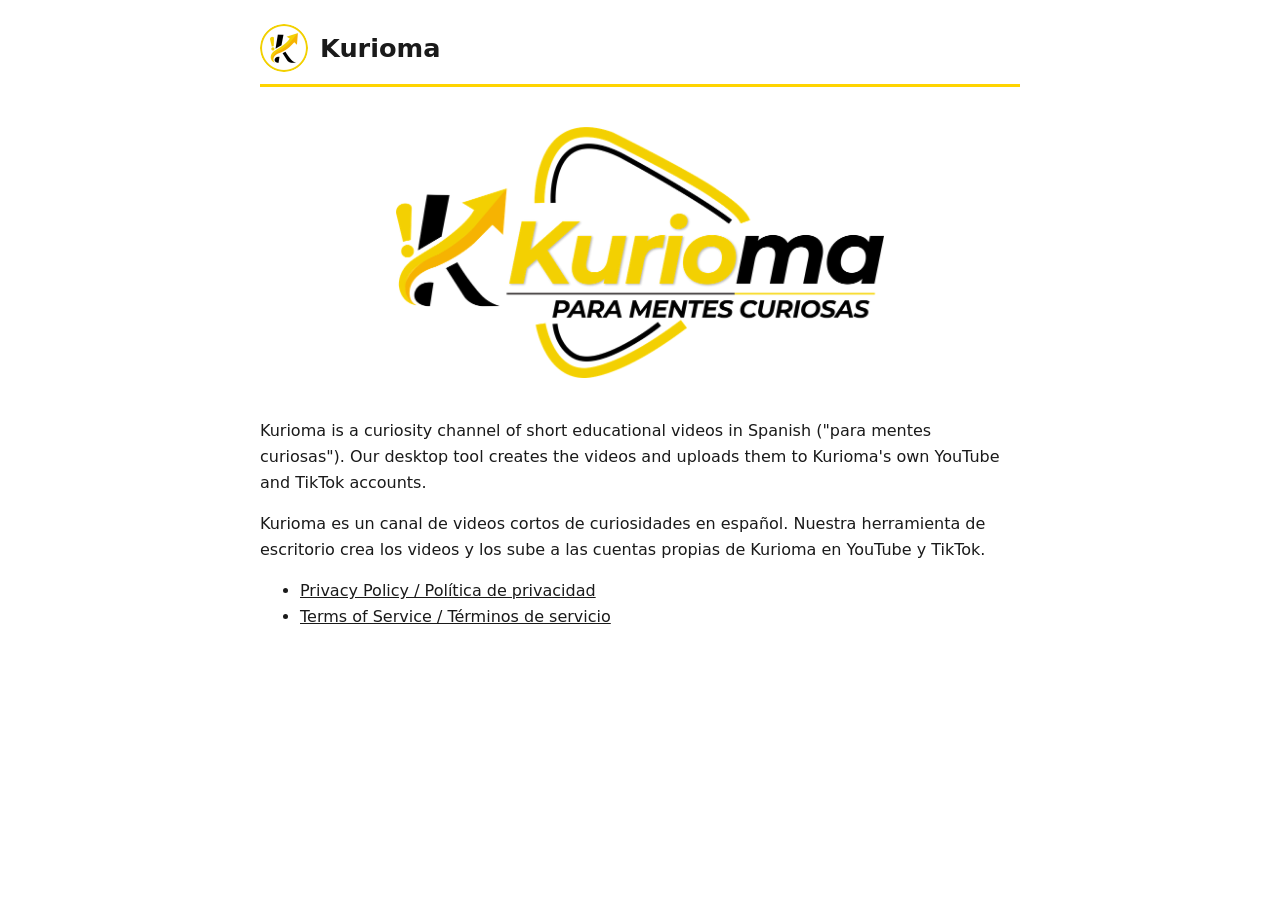
<file: index.html>
<!doctype html><html lang="en"><head><meta charset="utf-8"><meta name="viewport" content="width=device-width,initial-scale=1"><title>Kurioma</title><link rel="stylesheet" href="style.css"></head><body>
<header><img src="logo.png" alt="Kurioma"><h1>Kurioma</h1></header>
<img class="hero" src="kurioma_logo.png" alt="Kurioma · Para mentes curiosas">
<p>Kurioma is a curiosity channel of short educational videos in Spanish ("para mentes curiosas"). Our desktop tool creates the videos and uploads them to Kurioma's own YouTube and TikTok accounts.</p>
<p>Kurioma es un canal de videos cortos de curiosidades en español. Nuestra herramienta de escritorio crea los videos y los sube a las cuentas propias de Kurioma en YouTube y TikTok.</p>
<ul><li><a href="privacy.html">Privacy Policy / Política de privacidad</a></li><li><a href="terms.html">Terms of Service / Términos de servicio</a></li></ul>
</body></html>
</file>
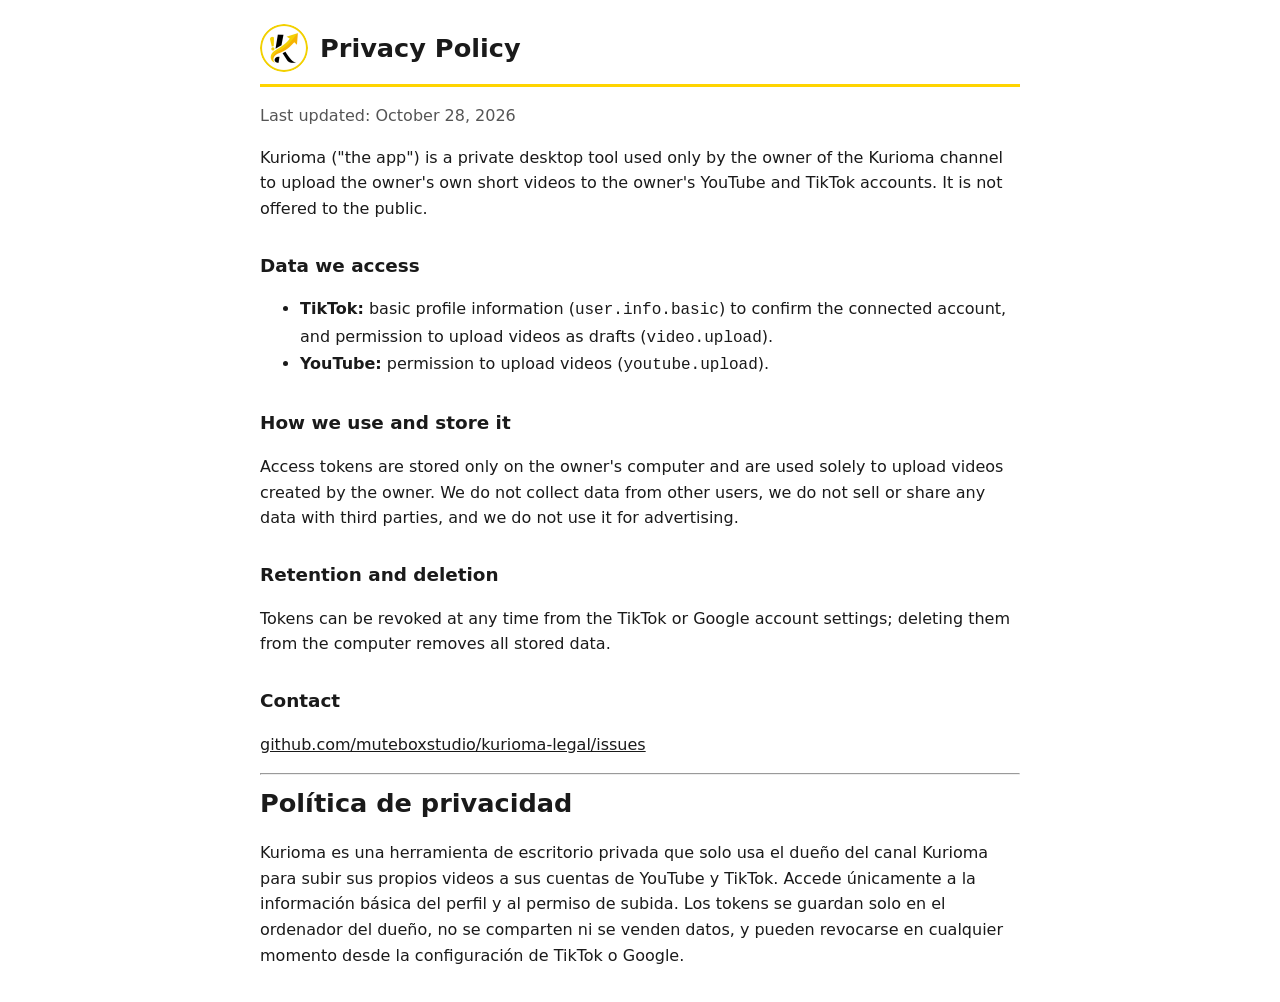
<file: privacy.html>
<!doctype html><html lang="en"><head><meta charset="utf-8"><meta name="viewport" content="width=device-width,initial-scale=1"><title>Kurioma Privacy Policy</title><link rel="stylesheet" href="style.css"></head><body>
<header><img src="logo.png" alt="Kurioma"><h1>Privacy Policy</h1></header>
<p class="muted">Last updated: October 28, 2026</p>
<p>Kurioma ("the app") is a private desktop tool used only by the owner of the Kurioma channel to upload the owner's own short videos to the owner's YouTube and TikTok accounts. It is not offered to the public.</p>
<h2>Data we access</h2>
<ul><li><strong>TikTok:</strong> basic profile information (<code>user.info.basic</code>) to confirm the connected account, and permission to upload videos as drafts (<code>video.upload</code>).</li>
<li><strong>YouTube:</strong> permission to upload videos (<code>youtube.upload</code>).</li></ul>
<h2>How we use and store it</h2>
<p>Access tokens are stored only on the owner's computer and are used solely to upload videos created by the owner. We do not collect data from other users, we do not sell or share any data with third parties, and we do not use it for advertising.</p>
<h2>Retention and deletion</h2>
<p>Tokens can be revoked at any time from the TikTok or Google account settings; deleting them from the computer removes all stored data.</p>
<h2>Contact</h2>
<p><a href="https://github.com/muteboxstudio/kurioma-legal/issues">github.com/muteboxstudio/kurioma-legal/issues</a></p>
<hr>
<h1>Política de privacidad</h1>
<p>Kurioma es una herramienta de escritorio privada que solo usa el dueño del canal Kurioma para subir sus propios videos a sus cuentas de YouTube y TikTok. Accede únicamente a la información básica del perfil y al permiso de subida. Los tokens se guardan solo en el ordenador del dueño, no se comparten ni se venden datos, y pueden revocarse en cualquier momento desde la configuración de TikTok o Google.</p>
</body></html>
</file>
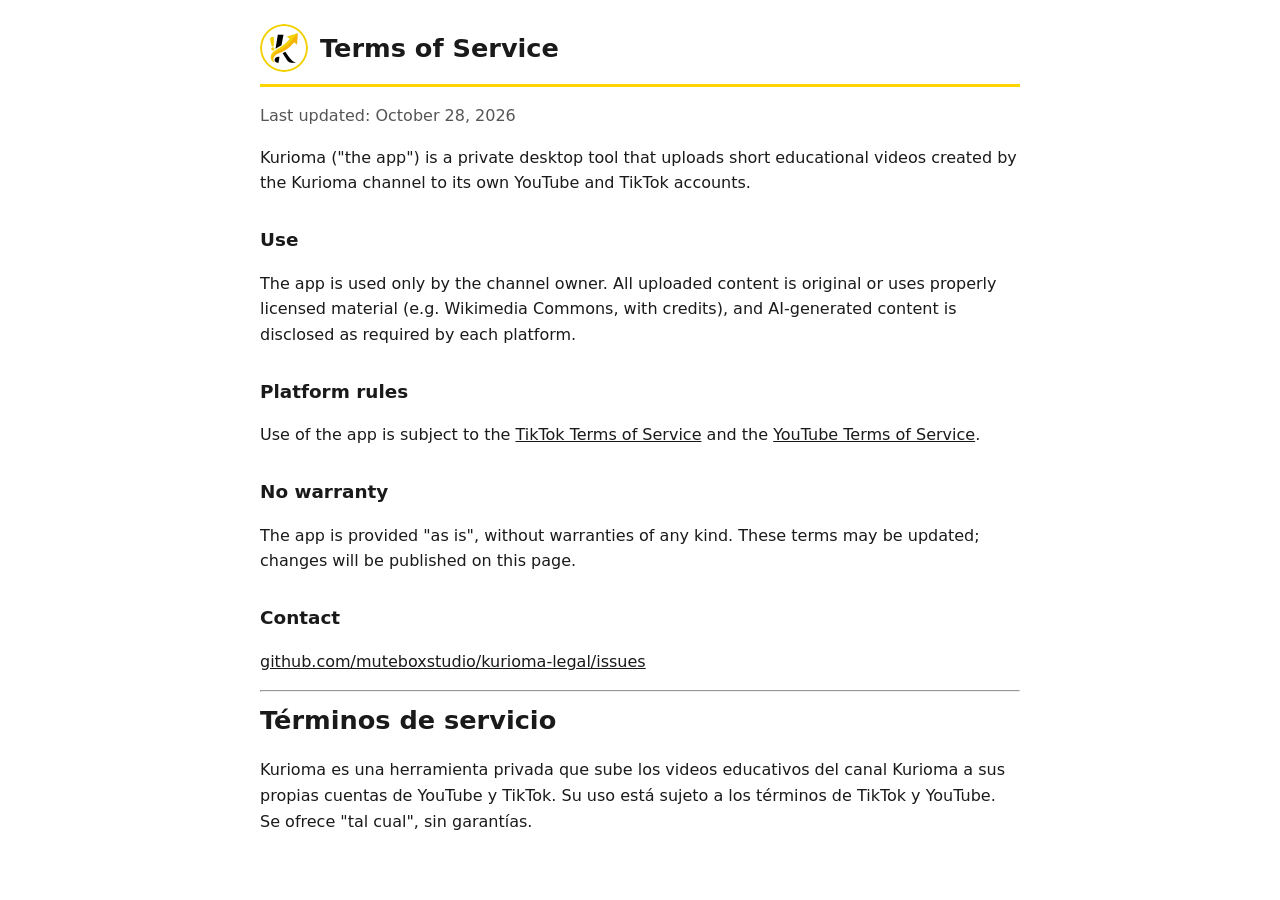
<file: terms.html>
<!doctype html><html lang="en"><head><meta charset="utf-8"><meta name="viewport" content="width=device-width,initial-scale=1"><title>Kurioma Terms of Service</title><link rel="stylesheet" href="style.css"></head><body>
<header><img src="logo.png" alt="Kurioma"><h1>Terms of Service</h1></header>
<p class="muted">Last updated: October 28, 2026</p>
<p>Kurioma ("the app") is a private desktop tool that uploads short educational videos created by the Kurioma channel to its own YouTube and TikTok accounts.</p>
<h2>Use</h2>
<p>The app is used only by the channel owner. All uploaded content is original or uses properly licensed material (e.g. Wikimedia Commons, with credits), and AI-generated content is disclosed as required by each platform.</p>
<h2>Platform rules</h2>
<p>Use of the app is subject to the <a href="https://www.tiktok.com/legal/terms-of-service">TikTok Terms of Service</a> and the <a href="https://www.youtube.com/t/terms">YouTube Terms of Service</a>.</p>
<h2>No warranty</h2>
<p>The app is provided "as is", without warranties of any kind. These terms may be updated; changes will be published on this page.</p>
<h2>Contact</h2>
<p><a href="https://github.com/muteboxstudio/kurioma-legal/issues">github.com/muteboxstudio/kurioma-legal/issues</a></p>
<hr>
<h1>Términos de servicio</h1>
<p>Kurioma es una herramienta privada que sube los videos educativos del canal Kurioma a sus propias cuentas de YouTube y TikTok. Su uso está sujeto a los términos de TikTok y YouTube. Se ofrece "tal cual", sin garantías.</p>
</body></html>
</file>
<file: style.css>
:root{--bg:#fff;--fg:#1a1a1a;--muted:#555;--accent:#ffd400}
@media (prefers-color-scheme:dark){:root{--bg:#121212;--fg:#eee;--muted:#aaa}}
body{background:var(--bg);color:var(--fg);font:16px/1.6 -apple-system,system-ui,sans-serif;max-width:760px;margin:0 auto;padding:24px 16px}
header{display:flex;align-items:center;gap:12px;border-bottom:3px solid var(--accent);padding-bottom:12px}
header img{width:48px;height:48px;border-radius:50%}
h1{font-size:1.6rem;margin:0}h2{font-size:1.15rem;margin-top:1.6em}
.muted{color:var(--muted)}a{color:inherit}
.hero{display:block;width:100%;max-width:520px;margin:24px auto;background:#fff;border-radius:12px;padding:16px;box-sizing:border-box}
</file>
